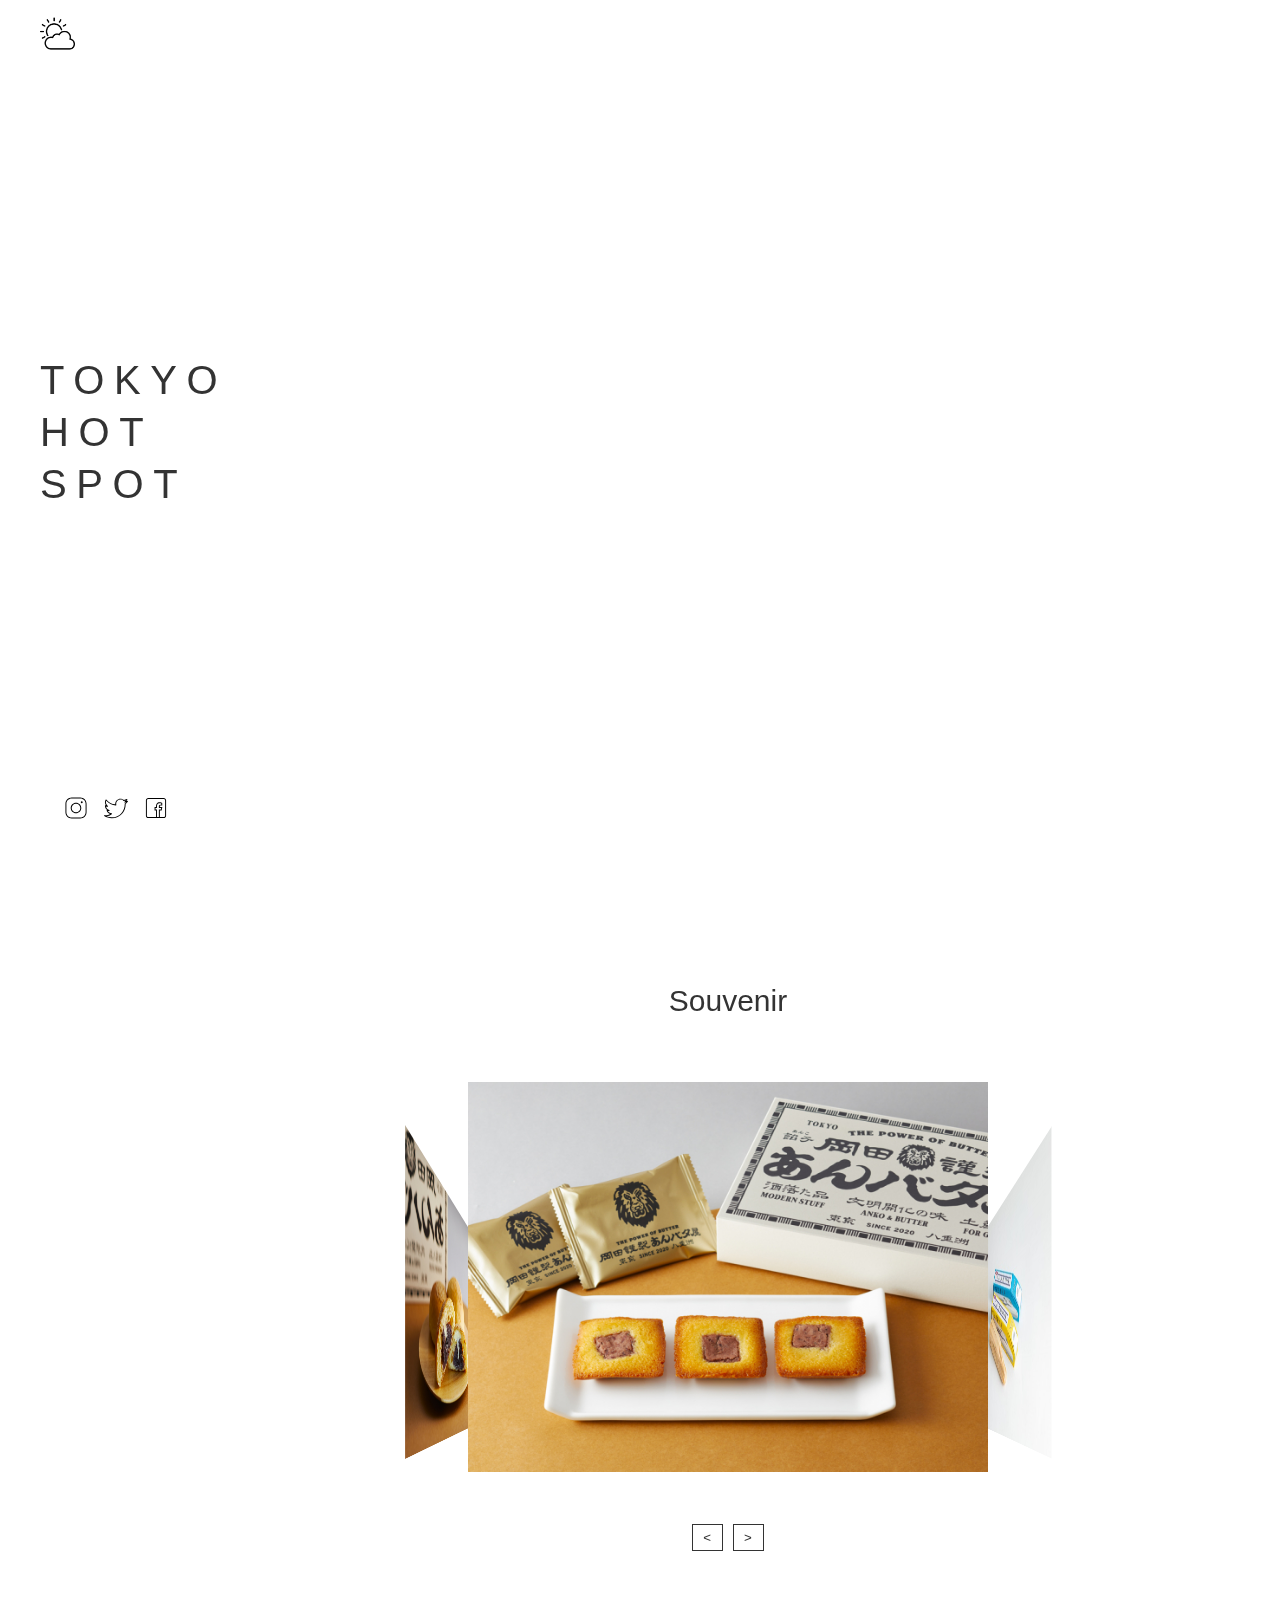
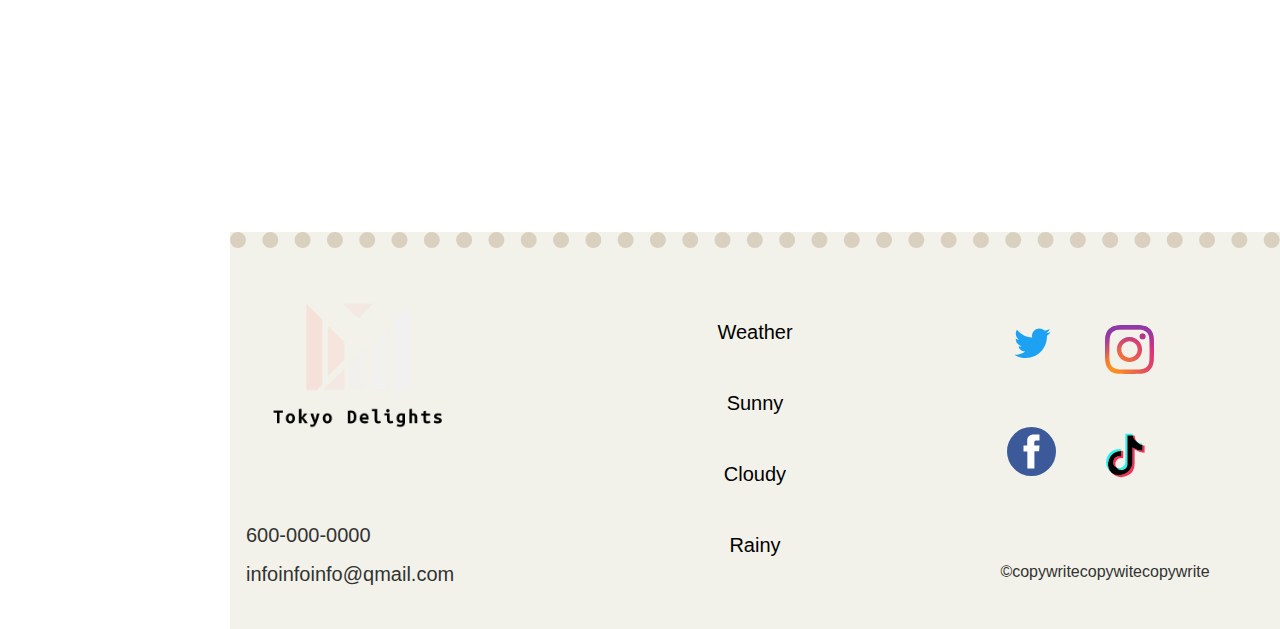
<file: index.html>
<!DOCTYPE html>
<html lang="en">
    <head>
        <meta charset="UTF-8">
        <meta name="viewport" content="width=device-width, initial-scale=1.0">
        <title>Tokyo Hot Spot</title>
        <link rel="stylesheet" href="css/mao.css">
    </head>
    <body>
        <header>
            <img id="changePic" src="imgs/tokyo1.jpg" alt="View of Tokyo.">
        </header>
        <nav class="nav-section"> <!-- ←This section has 2 block containers, one of those is for image and title, the other one is for links. -->
            <div class="nav-side">
                <a href="pages/weather.html"><img src="imgs/clear-sky.png" alt="Link to weather page"></a>
                <h1>TOKYO<br>HOT<br>SPOT</h1>
                <ul class="header-sm">
                    <li><a href="#"><img src="imgs/instagram.svg" alt="My Instagram account"></a></li>
                    <li><a href="#"><img src="imgs/twitter.svg" alt="My Twitter account"></a></li>
                    <li><a href="#"><img src="imgs/facebook.svg" alt="My Linkedin account"></a></li>
                </ul>
            </div>
        </nav>
        <main>
            <div class="carousel">
                <h2>Souvenir</h2>
                <figure>
                    <img src="imgs/souvenir1.jpg" alt="Anko & Butter">
                    <img src="imgs/souvenir2.jpg" alt="Shinkansen Monaka">
                    <img src="imgs/souvenir3.jpg" alt="Tokyo Banana">
                    <img src="imgs/souvenir4.jpg" alt="Neko Shef">
                    <img src="imgs/souvenir5.jpg" alt="Anko & Butter">
                </figure>
                <nav>
                    <button class="nav prev">&lt;</button>
                    <button class="nav next">&gt;</button>
                </nav>
            </div> 
        </main>
        <footer>
            <!----- list ----->
            <!--using flex-->
            <ul class="footer-list" id="footer-li">
                <li><a href="pages/weather.html">Weather</a></li>
                <li><a href="pages/weather.html#sunny">Sunny</a></li>
                <li><a href="pages/weather.html#cloudy">Cloudy</a></li>
                <li><a href="pages/weather.html#rainy">Rainy</a></li>
            </ul>
            <!----- logo ----->
            <div class="footer-info" id="footer-in">
                <a href="index.html"><img class="footer-logo" src="imgs/logo.png" alt="Link to top page."></a>
                <p class="footer-tel">600-000-0000</p>
                <p class="footer-email">infoinfoinfo@qmail.com</p>
            </div>
            <!----- button ----->
            <div class="footer-buttons" id="footer-bu">
                <!--using flex-->
                <div class="footer-b-container">
                    <a class="footer-button" href="https://twitter.com">
                        <img class="footer-b-img" src="imgs/logo-twitter.svg" alt="">
                    </a>
                    <a class="footer-button" href="https://instagram.com">
                        <img class="footer-b-img" src="imgs/logo-insta.svg" alt="">
                    </a>
                    <a class="footer-button" href="https://facebook.com">
                        <img class="footer-b-img" src="imgs/logo-facebook.svg" alt="">
                    </a>
                    <a class="footer-button" href="https://www.tiktok.com">
                        <img class="footer-b-img" src="imgs/logo-tiktok.svg" alt="">
                    </a>
                </div>
                <p>©copywritecopywitecopywrite</p>
            </div>
        </footer>
    <script src="./js/mao.js"></script>
    </body>
</html>
</file>
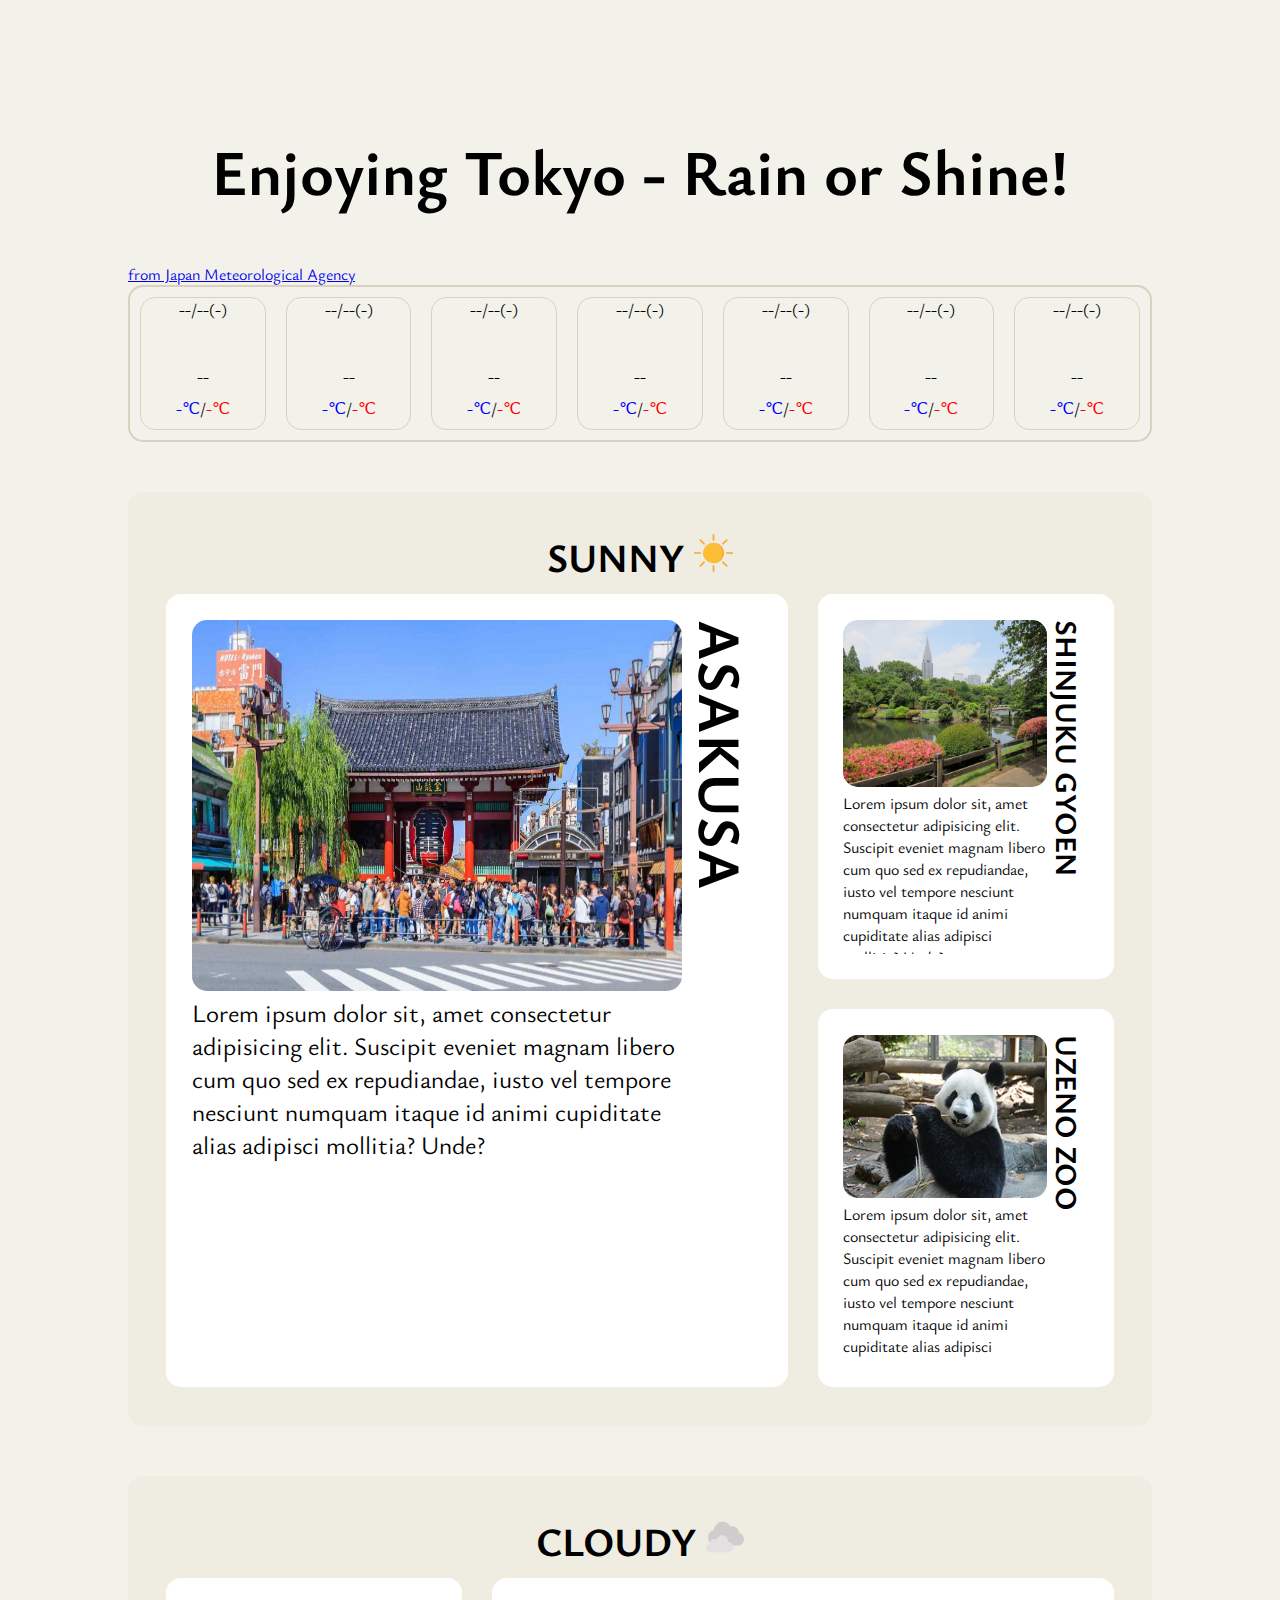
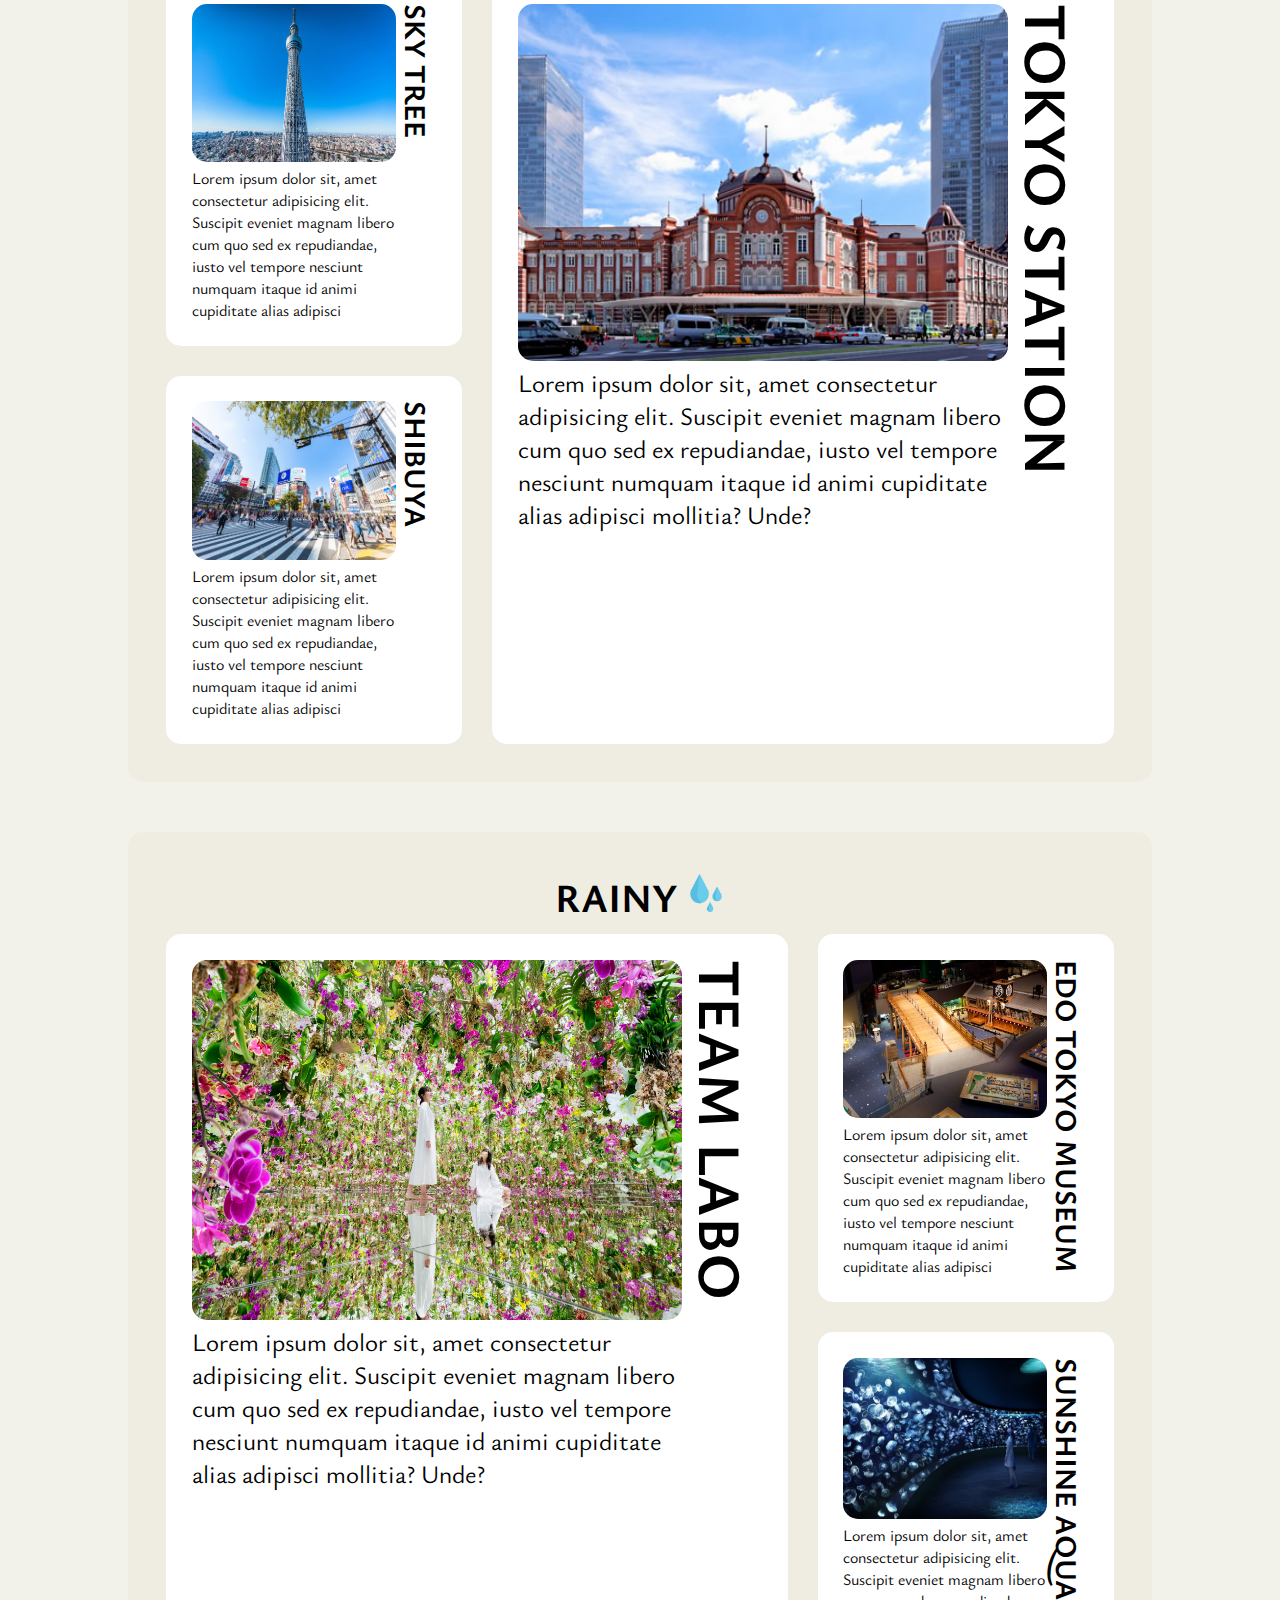
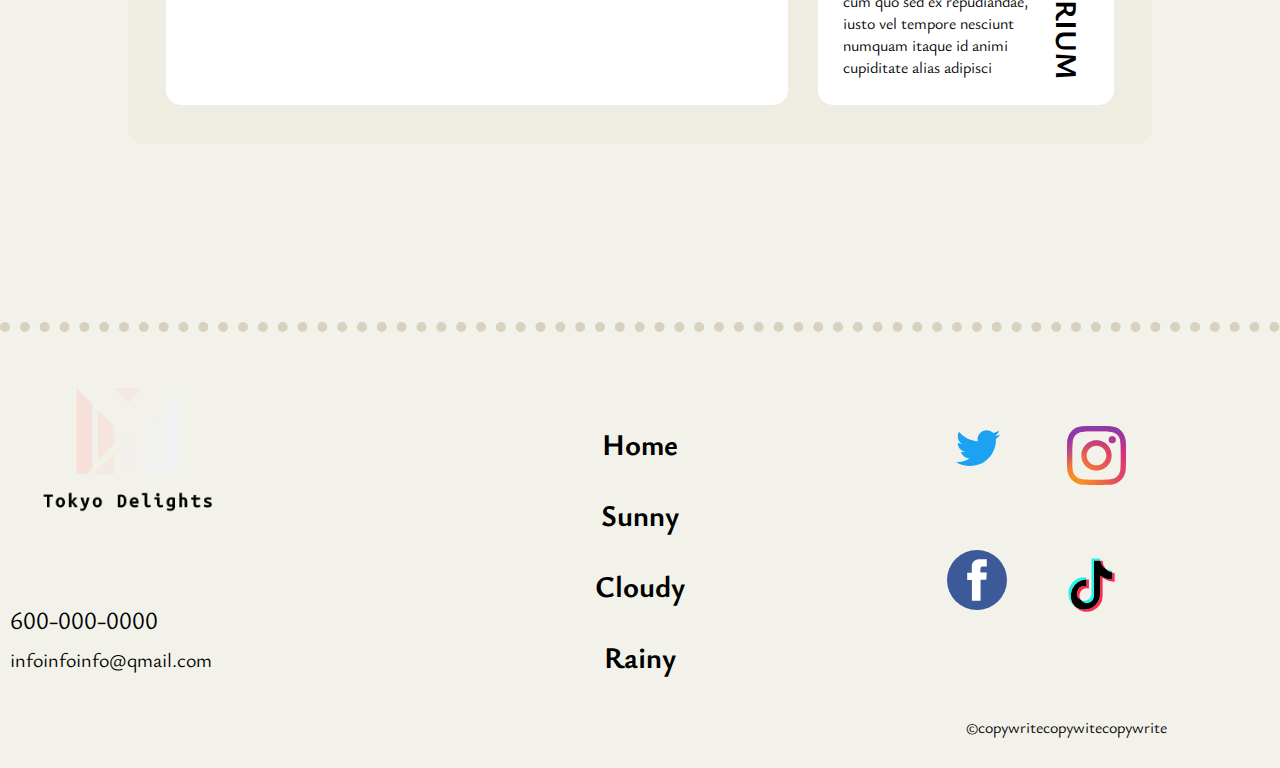
<file: pages/weather.html>
<!DOCTYPE html>
<html lang="en">

<head>
    <meta charset="UTF-8">
    <meta name="viewport" content="width=device-width, initial-scale=1.0">
    <link rel="stylesheet" href="../css/chinatsu.css">
    <title>WEATHER</title>
</head>

<body>
    <!---------- HEADER ---------->

    <!---------- WEATHER ---------->
    <main class="weather-page">
        <p class="weather-title">
            Enjoying Tokyo - Rain or Shine!
        </p>

        <!------------------------weather JS from here------------------------>
        <div id="location"><a href="https://www.jma.go.jp/bosai/forecast/" target="_blank">
                from Japan Meteorological Agency</a></div>
        <div class="weatherForecast">
            <div class="weatherInfo">
                <div class="date">--/--(-)</div>
                <img class="weatherImg">
                <div class="weatherTelop">--</div>
                <div class="weatherTemp"><span class="tempMin">-℃</span>/<span class="tempMax">-℃</span></div>
            </div>
        </div>
        <script>
            for (let i = 0; i < 6; i++) {
                const el = document.querySelector('.weatherInfo').cloneNode(true);
                document.querySelector('.weatherForecast').appendChild(el);
            }
        </script>
        <script src="../js/chinatsu.js"></script>
        <!------------------------weather JS until here------------------------>


        <!----- WEATHER PLACE ----->
        <section class="wp sunny" id="sunny"> <!--'wp' means 'weather&place'-->
            <h2 class="wp-kind">SUNNY<img class="w-icon" src="../imgs/sun.png" alt=""></h2>
            <!--using grid-->
            <div class="wp-grid-l">
                <div class="wp-items" id="sunny-1">
                    <div class="big">
                        <img class="wp-img" src="../imgs/w-asakusa.jpg" alt="This is a picture of Kaminarimon in Asakusa.">
                        <p>Lorem ipsum dolor sit, amet consectetur adipisicing elit.
                            Suscipit eveniet magnam libero cum quo sed ex repudiandae,
                            iusto vel tempore nesciunt numquam itaque id animi cupiditate
                            alias adipisci mollitia? Unde?</p>
                    </div>
                    <h3 class="wp-name">ASAKUSA</h3>
                </div>

                <div class="wp-items" id="sunny-2">
                    <div>
                        <img class="wp-img" src="../imgs/w-gyoen.jpg" alt="This is a picture of a big park named Shinjuku gyoen.">
                        <p>Lorem ipsum dolor sit, amet consectetur adipisicing elit.
                            Suscipit eveniet magnam libero cum quo sed ex repudiandae,
                            iusto vel tempore nesciunt numquam itaque id animi cupiditate
                            alias adipisci mollitia? Unde?</p>
                    </div>
                    <h3 class="wp-name">SHINJUKU GYOEN</h3>
                </div>

                <div class="wp-items" id="sunny-3">
                    <div>
                        <img class="wp-img" src="../imgs/w-uenozoo.jpg" alt="This is a picture of a panda in Ueno zoo.">
                        <p>Lorem ipsum dolor sit, amet consectetur adipisicing elit.
                            Suscipit eveniet magnam libero cum quo sed ex repudiandae,
                            iusto vel tempore nesciunt numquam itaque id animi cupiditate
                            alias adipisci mollitia? Unde?</p>
                    </div>
                    <h3 class="wp-name">UZENO ZOO</h3>
                </div>
            </div>
        </section>

        <section class="wp cloudy" id="cloudy">
            <h2 class="wp-kind">CLOUDY<img class="w-icon" src="../imgs/cloud.png" alt=""></h2>
            <!--using grid-->
            <div class="wp-grid-r">
                <div class="wp-items" id="cloudy-1">
                    <div class="big">
                        <img class="wp-img" src="../imgs/w-tokyost.jpg" alt="This is a picture of Tokyo station.">
                        <p>Lorem ipsum dolor sit, amet consectetur adipisicing elit.
                            Suscipit eveniet magnam libero cum quo sed ex repudiandae,
                            iusto vel tempore nesciunt numquam itaque id animi cupiditate
                            alias adipisci mollitia? Unde?</p>
                    </div>
                    <h3 class="wp-name">TOKYO STATION</h3>
                </div>

                <div class="wp-items" id="cloudy-2">
                    <div>
                        <img class="wp-img" src="../imgs/w-skytree.jpg" alt="This is a  picture of a high tower named Sky tree.">
                        <p>Lorem ipsum dolor sit, amet consectetur adipisicing elit.
                            Suscipit eveniet magnam libero cum quo sed ex repudiandae,
                            iusto vel tempore nesciunt numquam itaque id animi cupiditate
                            alias adipisci mollitia? Unde?</p>
                    </div>
                    <h3 class="wp-name">SKY TREE</h3>
                </div>

                <div class="wp-items" id="cloudy-3">
                    <div>
                        <img class="wp-img" src="../imgs/w-shibuya.jpg" alt="This is a picture of Scramble crossing in Shibuya.">
                        <p>Lorem ipsum dolor sit, amet consectetur adipisicing elit.
                            Suscipit eveniet magnam libero cum quo sed ex repudiandae,
                            iusto vel tempore nesciunt numquam itaque id animi cupiditate
                            alias adipisci mollitia? Unde?</p>
                    </div>
                    <h3 class="wp-name">SHIBUYA</h3>
                </div>

            </div>
        </section>

        <section class="wp rainy" id="rainy">
            <h2 class="wp-kind">RAINY<img class="w-icon" src="../imgs/rain.png" alt=""></h2>
            <!--using grid-->
            <div class="wp-grid-l">
                <div class="wp-items" id="rainy-1">
                    <div class="big">
                        <img class="wp-img" src="../imgs/w-teamlabo.jpg" alt="This is a picture of a photo location which has a lot of flowers named Team labo.">
                        <p>Lorem ipsum dolor sit, amet consectetur adipisicing elit.
                            Suscipit eveniet magnam libero cum quo sed ex repudiandae,
                            iusto vel tempore nesciunt numquam itaque id animi cupiditate
                            alias adipisci mollitia? Unde?</p>
                    </div>
                    <h3 class="wp-name">TEAM LABO</h3>
                </div>

                <div class="wp-items" id="rainy-2">
                    <div>
                        <img class="wp-img" src="../imgs/w-edotokyo.jpg" alt="This is a picture of a bridge in a museum namede Edo-tokyo museum.">
                        <p>Lorem ipsum dolor sit, amet consectetur adipisicing elit.
                            Suscipit eveniet magnam libero cum quo sed ex repudiandae,
                            iusto vel tempore nesciunt numquam itaque id animi cupiditate
                            alias adipisci mollitia? Unde?</p>
                    </div>
                    <h3 class="wp-name">EDO TOKYO MUSEUM</h3>
                </div>

                <div class="wp-items" id="rainy-3">
                    <div>
                        <img class="wp-img" src="../imgs/w-sunaquarium.jpg" alt="This is a picture of jellyfish tank in Sunshine aquarium.">
                        <p>Lorem ipsum dolor sit, amet consectetur adipisicing elit.
                            Suscipit eveniet magnam libero cum quo sed ex repudiandae,
                            iusto vel tempore nesciunt numquam itaque id animi cupiditate
                            alias adipisci mollitia? Unde?</p>
                    </div>
                    <h3 class="wp-name">SUNSHINE AQUARIUM</h3>
                </div>
            </div>
        </section>
    </main>

    <!------------ FOTTER ------------>
    <!--using grid-->
    <footer>
        <!----- list ----->
        <!--using flex-->
        <ul class="footer-list" id="footer-li">
            <li><a href="../index.html">Home</a></li>
            <li><a href="#sunny">Sunny</a></li>
            <li><a href="#cloudy">Cloudy</a></li>
            <li><a href="#rainy">Rainy</a></li>
        </ul>
        <!----- logo ----->
        <div class="footer-info" id="footer-in">
            <a href="../index.html"><img class="footer-logo" src="../imgs/logo.png" alt="This is a logo of our company."></a>
            <p class="footer-tel">600-000-0000</p>
            <p class="footer-email">infoinfoinfo@qmail.com</p>
        </div>
        <!----- button ----->
        <div class="footer-buttons" id="footer-bu">
            <!--using flex-->
            <div class="footer-b-container">
                <a class="footer-button" href="https://twitter.com">
                    <img class="footer-b-img" src="../imgs/logo-twitter.svg" alt="">
                </a>
                <a class="footer-button" href="https://instagram.com">
                    <img class="footer-b-img" src="../imgs/logo-insta.svg" alt="">
                </a>
                <a class="footer-button" href="https://facebook.com">
                    <img class="footer-b-img" src="../imgs/logo-facebook.svg" alt="">
                </a>
                <a class="footer-button" href="https://www.tiktok.com">
                    <img class="footer-b-img" src="../imgs/logo-tiktok.svg" alt="">
                </a>
            </div>
            <p>©copywritecopywitecopywrite</p>
        </div>
    </footer>
</body>

</html>
</file>
<file: css/mao.css>
*{
    margin: 0;
    padding: 0;
    box-sizing: border-box;   
    list-style-type: none;
    font-weight: normal;
    text-decoration: none;
    font-family: 'Poppins', sans-serif;
    color: #333;
}


#changePic {
    animation :imgfade 4s infinite;
    opacity: 0;
    height: 100vh;
    width: 100vw;
    object-fit: cover;    
    z-index: -1;
    position: relative;
}
    
@keyframes imgfade {
    0% {
        opacity: 0;
    }
    
    25% {
        opacity: 1;
    }
    50% {
        opacity: 1;
    }

    75% {
        opacity: 1;
    }
    100% {
        opacity: 0;
    }
}

.nav-side {
    display: flex;
    flex-direction: column;
    justify-content: space-between;
    padding: 1rem;
    position: absolute;
    top: 50%;
    left: 50%;
    transform: translate(-50%, -50%);
    -webkit-transform: translate(-50%, -50%);
    -ms-transform: translate(-50%, -50%);
    background-color: rgba(255, 255, 255, 0.7);
    -ms-writing-mode: tb-rl;
    writing-mode: vertical-rl;
    text-orientation: upright;
}


.nav-side h1 {
    font-size: 40px;
    letter-spacing: 0;
}

.nav-side img {
    display: none;
}


.header-sm {
    display: none;
    align-items: center;
    gap: 1rem;
    padding-left: 1.5rem;
}

.header-sm img {
    width: 24px;
}

.nav-title { 
    margin-left: 20rem;
    margin-top: 16rem;
}

.nav-title h1 {
    font-size: 50px;
    font-weight: 500;
    font-style: italic;
}

.carousel ,figure {
    display: flex;
    flex-direction: column;
    align-items: center;
    gap: 2rem;
}

footer {
    display: grid;
    background-color: #f2f2ea;
    border-top: 1rem dotted #d9d0bf;
    grid-template-columns: 1fr 1fr;
    grid-template-areas:
        'item1 item1'
        'item2 item3';
}

#footer-li {
    grid-area: item1;
}

#footer-in {
    grid-area: item2;
}

#footer-bu {
    grid-area: item3;
}


/* -----logo----- */
.footer-logo {
    width: 20vw;
}

.footer-tel {
    font-size: 2.5rem;
    margin: 1rem;
}

.footer-email {
    font-size: 2rem;
    margin: 1rem;
}

/* -----list----- */
.footer-list {
    display: flex;
    justify-content: center;
    /*上下中央揃え*/
}

.footer-list li {
    font-size: 3rem;
    font-weight: bold;
    list-style: none;
    margin: 1.5rem;
}

.footer-list li a {
    text-decoration: none;
    color: black;
}

.footer-list li a:hover {
    background-color: #d9d0bf;
    border-radius: 2rem;
}

/* -----button------ */
.footer-b-container {
    display: flex;
    width: 100%;
    flex-wrap: wrap;
    padding: 15%;
}

.footer-button {
    width: 20%;
    margin: 10%;
}

.footer-b-img {
    width: 100%;
}

.footer-buttons p {
    text-align: center;
    margin-bottom: 3rem;
}

.footer-list li {
    font-size: 20px;
}

.footer-info  p{
    font-size: 20px;
}



@media only screen and (min-width: 1024px){
    
    .nav-section {
        height: 100vh;
    }
    
    #changePic {
        animation :imgfade 4s infinite;
        opacity: 0;
        position: absolute;
        right: 0;
        width: 83vw;
        object-fit: contain;
        z-index: -1;
    }
        
    @keyframes imgfade {
        0% {
            opacity: 0;
        }
        
        25% {
            opacity: 1;
        }
        50% {
            opacity: 1;
        }
    
        75% {
            opacity: 1;
        }
        100% {
            opacity: 0;
        }
    }
    
    .nav-side {
        display: flex;
        flex-direction: column;
        justify-content: space-between;
        position: fixed;
        top: 0;
        left: 0;
        transform: translate(0%, 0%);
        -webkit-transform: translate( 0%, 0%);
        -ms-transform: translate(0%, 0%);
        background-color: unset;
        height: 100vh;
        padding: 1rem 0rem 5rem 2.5rem;
        -ms-writing-mode: unset;
        writing-mode: unset;
        text-orientation: unset;
        background-color: #FFF;
    }
    
    .nav-side img {
        display: block;
        width: 35px;
    }
    
    .nav-side h1 {
        font-size: 40px;
        letter-spacing: 0.6rem;
        line-height: 1.3;
        padding-top: 1rem;
    }
    
    
    .header-sm {
        display: flex;
        align-items: center;
        gap: 1rem;
        padding-left: 1.5rem;
    }
    
    .header-sm img {
        width: 24px;
    }
    
    .nav-title { 
        margin-left: 20rem;
        margin-top: 16rem;
    }
    
    .nav-title h1 {
        font-size: 50px;
        font-weight: 500;
        font-style: italic;
    }

    .carousel {
        margin-top: 2rem;
        margin-left: 11rem;
        height: 100vh;
        padding: 20px;
        perspective: 500px;
        overflow: hidden;
        display: flex;
        flex-direction: column;
        align-items: center;

    }

    .carousel h2 {
        font-size: 30px;
        padding-top: 2rem;
        padding-bottom: 2rem;
    }
    
    .carousel > * {
        flex: 0 0 auto;
    }

    .carousel figure {
        margin: 0;
        width: 600px;
        transform-style: preserve-3d;
        transition: transform 0.5s;
        transform-origin: 50% 50% -482.8427124746px;
    }

    .carousel figure img {
        width: 100%;
        box-sizing: border-box;
        padding: 0 40px;
        opacity: 1;
    }

    .carousel figure img:not(:first-of-type) {
        position: absolute;
        left: 0;
        top: 0;
        transform-origin: 50% 50% -482.8427124746px;
    }

    .carousel figure img:nth-child(2) {
        transform: rotateY(1.26rad);
    }

    .carousel figure img:nth-child(3) {
        transform: rotateY(2.515rad);
    }

    .carousel figure img:nth-child(4) {
        transform: rotateY(3.765rad);
    }

    .carousel figure img:nth-child(5) {
        transform: rotateY(5.03rad);
    }


    .carousel nav {
        display: flex;
        justify-content: center;
        margin: 20px 0 0;
    }

    .carousel nav button {
        flex: 0 0 auto;
        margin: 0 5px;
        cursor: pointer;
        color: #333;
        background: none;
        border: 1px solid;
        letter-spacing: 1px;
        padding: 5px 10px;
    }

    footer {
        margin-left: 230px;
        grid-template-columns: 1fr 1fr 1fr;
        grid-template-areas:
            'item2 item1 item3';
    }


    /* -----list----- */
    .footer-list {
        flex-direction: column;
        align-items: center;
        /*左右中央揃え*/
        justify-content: center;
        /*上下中央揃え*/
    }

    .footer-list li {
        font-size: 20px;
    }

    .footer-info  p{
        font-size: 20px;
    }
}
</file>
<file: css/chinatsu.css>
@import url('https://fonts.googleapis.com/css2?family=Ysabeau+Office&display=swap');

* {
    margin: 0;
    padding: 0;
    box-sizing: border-box;
    font-family: 'Ysabeau Office', sans-serif;
}

html {
    font-size: 10px;
}

body {
    font-size: 1.6rem;
}

/* ----------WEATHER---------- */
.weather-page {
    background-color: #f2f2ea;
    padding: 10vw;
}

.weather-title {
    font-size: 5vw;
    font-weight: bold;
    text-align: center;
    margin-bottom: 5rem;
}

/* ------------------------weather JS from here------------------------ */
.weatherForecast {
    display: flex;
    text-align: center;
    border: 0.2rem solid #d9d0bf;
    border-radius: 1.5rem;
    margin-bottom: 5rem;
    overflow: auto; /*はみ出た場合のみスクロール*/
}

.weatherInfo {
    width: calc(100% / 7);
    margin: 1rem;
    box-sizing: border-box;
    border: 0.1rem solid #d9d0bf;
    border-radius: 1.5rem;
}

.weatherInfo div {
    font-size: 1.6rem;
}

.weatherImg {
    width: 70%;
    margin: 2rem;
}

.weatherTemp {
    margin: 1rem;
}

.tempMin {
    color: blue;
}

.tempMax {
    color: red;
}
/* ------------------------weather JS until here------------------------ */


/* -----WEATHER PLACE----- */
.wp {
    background-color: #efede1;
    padding: 3vw;
    border-radius: 1.5rem;
    margin-bottom: 5rem;
}

.wp-kind {
    text-align: center;
    font-size: 4rem;
    margin-bottom: 1rem;
}

.w-icon {
    width: 3vw;
    min-width: 2.5rem;
    margin-left: 1rem;
}

.wp-grid-l,
.wp-grid-r {
    display: grid;
    gap: 3rem;
}

.wp-items {
    display: flex;
    background-color: #fff;
    padding: 2vw;
    border-radius: 1.5rem;
}

.wp-items div {
    overflow: auto;
}

.wp-img {
    width: 100%;
    height: 50vw;
    border-radius: 1.5rem;
}

.wp-name {
    font-size: 3rem;
    font-weight: bold;
    writing-mode: vertical-rl;
    /* 縦書きにする */
}

#sunny-1,
#rainy-1 {
    grid-area: l1
}

#sunny-2,
#rainy-2 {
    grid-area: l2
}

#sunny-3,
#rainy-3 {
    grid-area: l3
}

#cloudy-1 {
    grid-area: r1;
}

#cloudy-2 {
    grid-area: r2;
}

#cloudy-3 {
    grid-area: r3;
}

/* --Mobile-- */
.wp-grid-l {
    grid-template-columns: 1fr;
    grid-template-areas:
        'l1'
        'l2'
        'l3'
}

.wp-grid-r {
    grid-template-columns: 1fr;
    grid-template-areas:
        'r1'
        'r2'
        'r3';
}

/* --Tablet-- */
@media screen and (min-width: 768px) {
    .wp-img {
        height: 50vw;
    }
}

/* --Desktop-- */
@media screen and (min-width: 1024px) {
    .wp-grid-l {
        grid-template-columns: 1fr 1fr 1fr;
        grid-template-areas:
            'l1 l1 l2'
            'l1 l1 l3'
    }

    .wp-grid-r {
        grid-template-columns: 1fr 1fr 1fr;
        grid-template-areas:
            'r2 r1 r1'
            'r3 r1 r1';
    }

    .wp-img {
        width: 100%;
        height: 50%;
        border-radius: 1.5rem;
    }

    .big+.wp-name{
        font-size: 6rem;
    }

    .big p{
        font-size: 2.5rem;
    }
}


/* ----------FOOTER---------- */
footer {
    display: grid;
    background-color: #f2f2ea;
    border-top: 1rem dotted #d9d0bf;
    grid-template-columns: 1fr 1fr;
    grid-template-areas:
        'item1 item1'
        'item2 item3';
}

#footer-li {
    grid-area: item1;
}

#footer-in {
    grid-area: item2;
}

#footer-bu {
    grid-area: item3;
}


/* -----logo----- */
.footer-logo {
    width: 20vw;
}

.footer-tel {
    font-size: 2.5rem;
    margin: 1rem;
}

.footer-email {
    font-size: 2rem;
    margin: 1rem;
}

/* -----list----- */
.footer-list {
    display: flex;
    justify-content: center;
    /*上下中央揃え*/
}

.footer-list li {
    font-size: 3rem;
    font-weight: bold;
    list-style: none;
    margin: 1.5rem;
}

.footer-list li a {
    text-decoration: none;
    color: black;
}

.footer-list li a:hover {
    background-color: #d9d0bf;
    border-radius: 2rem;
}

/* -----button------ */
.footer-b-container {
    display: flex;
    width: 100%;
    flex-wrap: wrap;
    padding: 15%;
}

.footer-button {
    width: 20%;
    margin: 10%;
}

.footer-b-img {
    width: 100%;
}

.footer-buttons p {
    text-align: center;
    margin-bottom: 3rem;
}

/* --Desktop-- */
@media screen and (min-width: 1024px) {
    footer {
        grid-template-columns: 1fr 1fr 1fr;
        grid-template-areas:
            'item2 item1 item3';
    }

    /* -----list----- */
    .footer-list {
        flex-direction: column;
        align-items: center;
        /*左右中央揃え*/
        justify-content: center;
        /*上下中央揃え*/
    }
}
</file>
